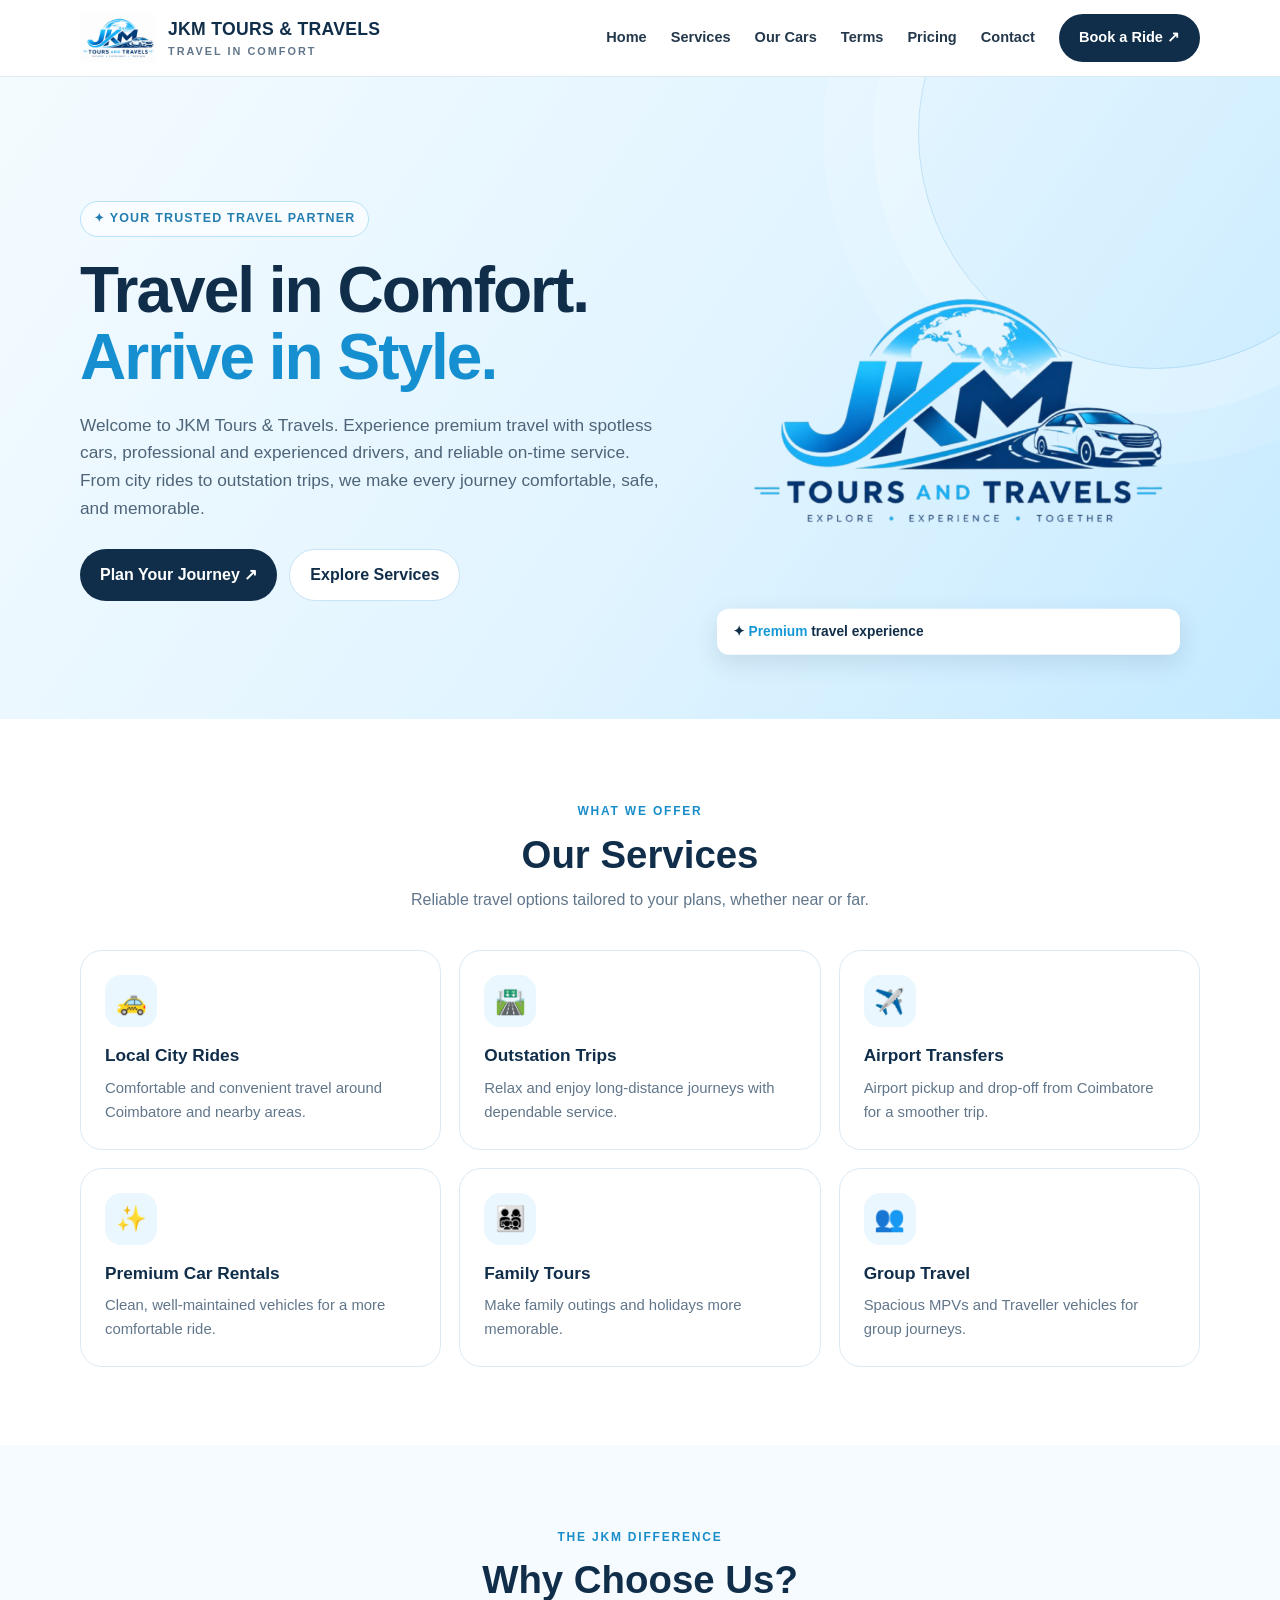
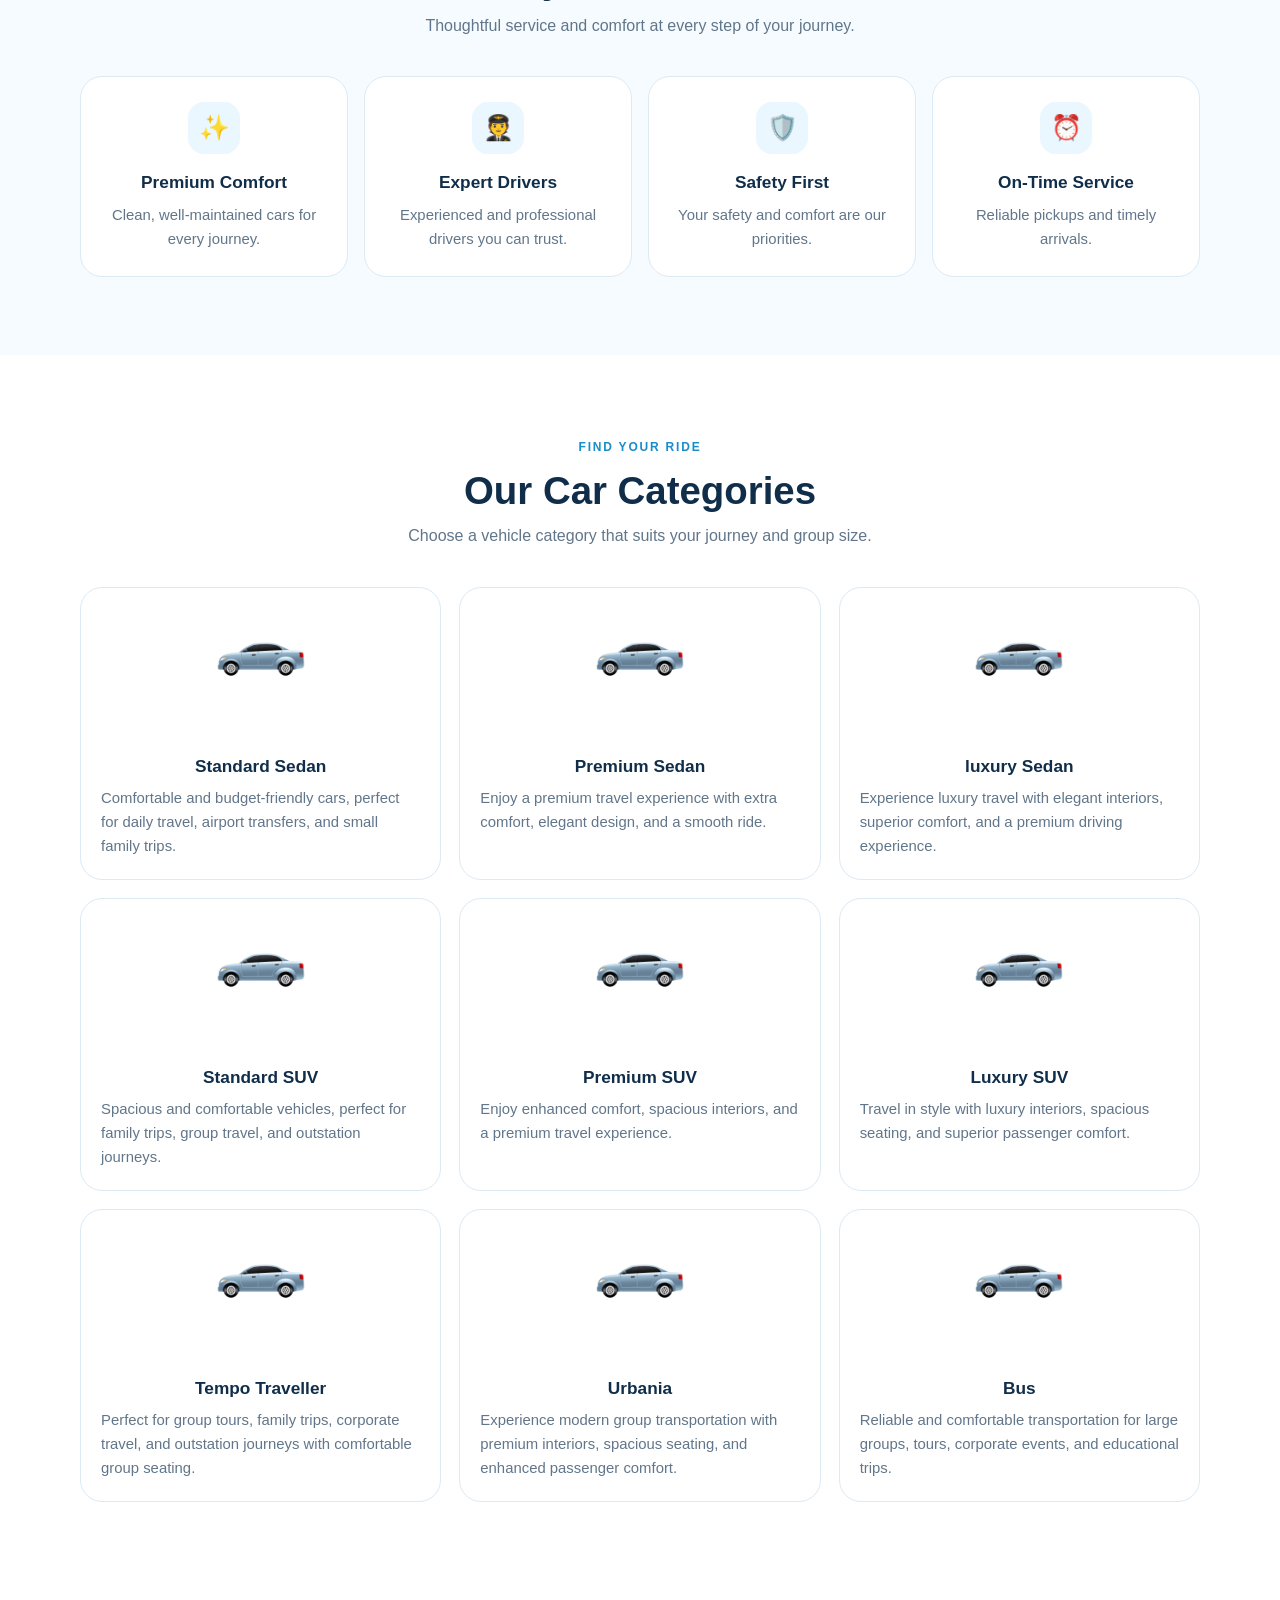
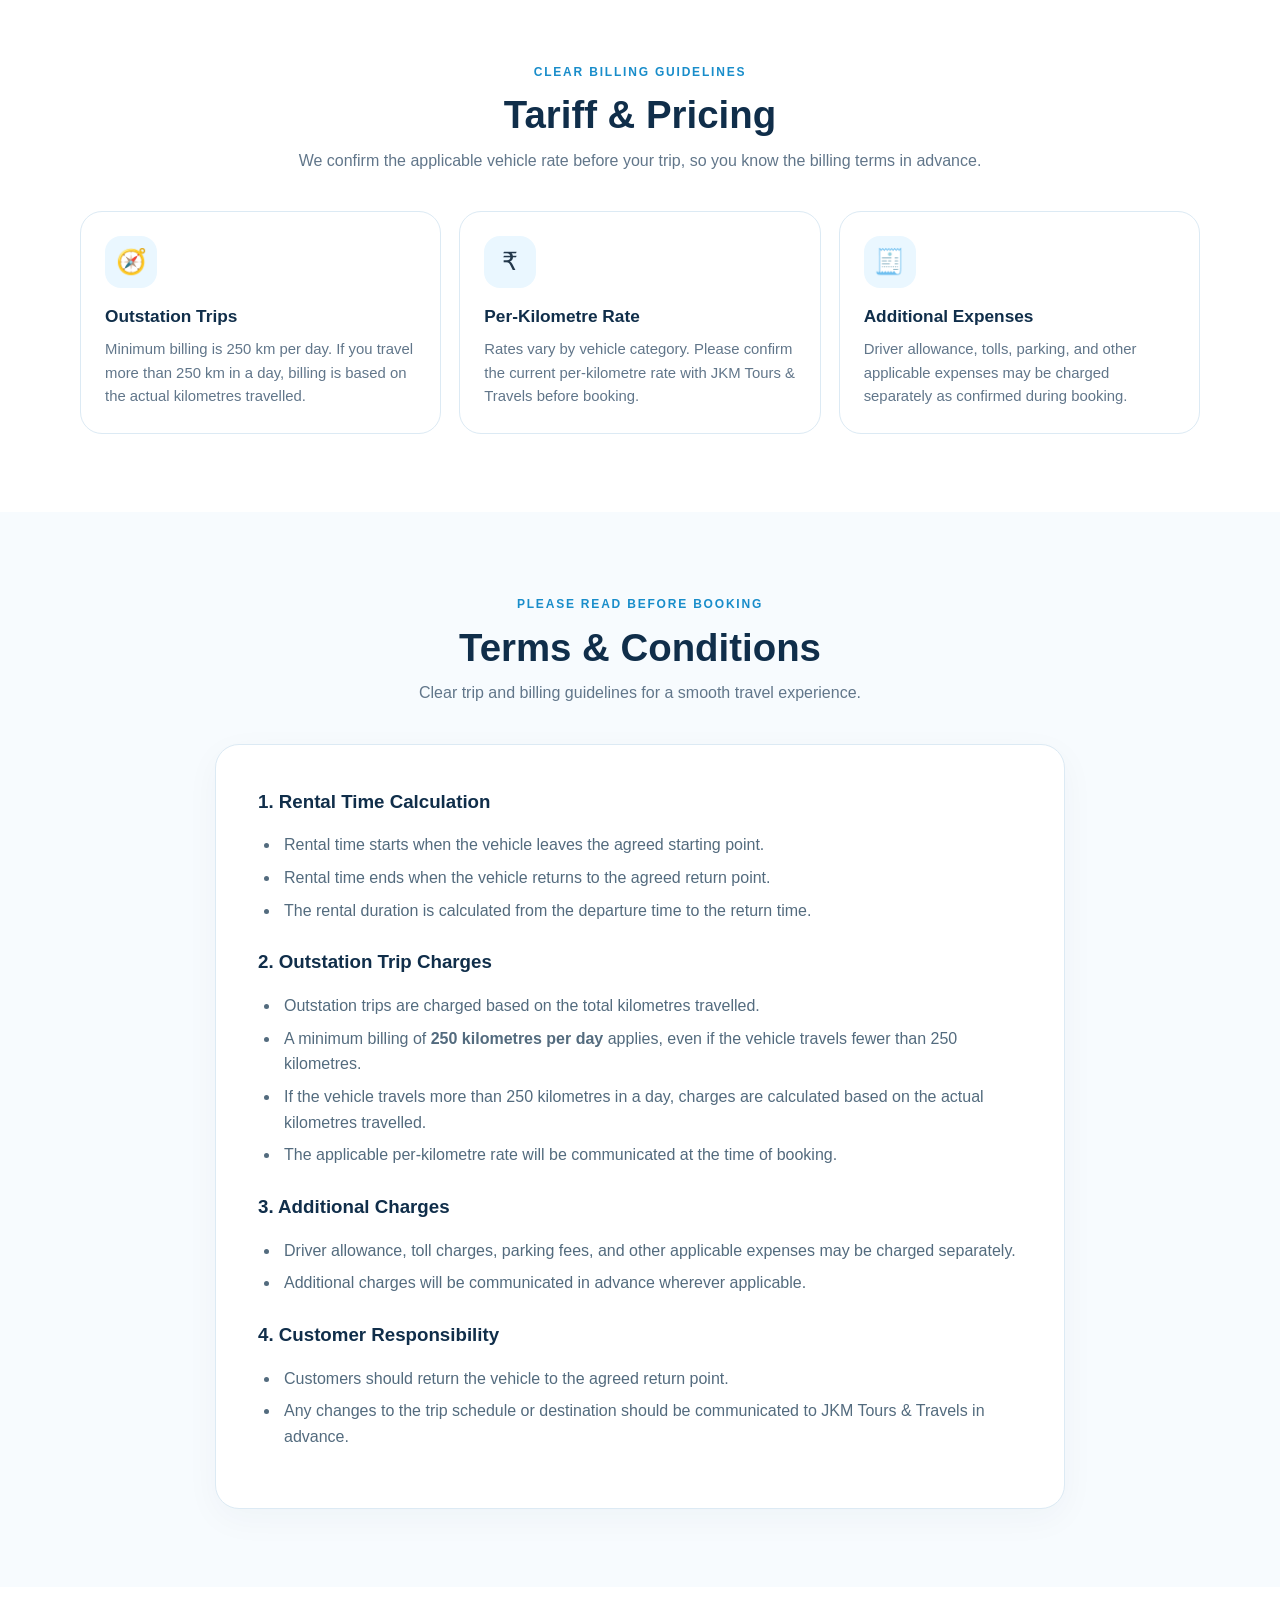
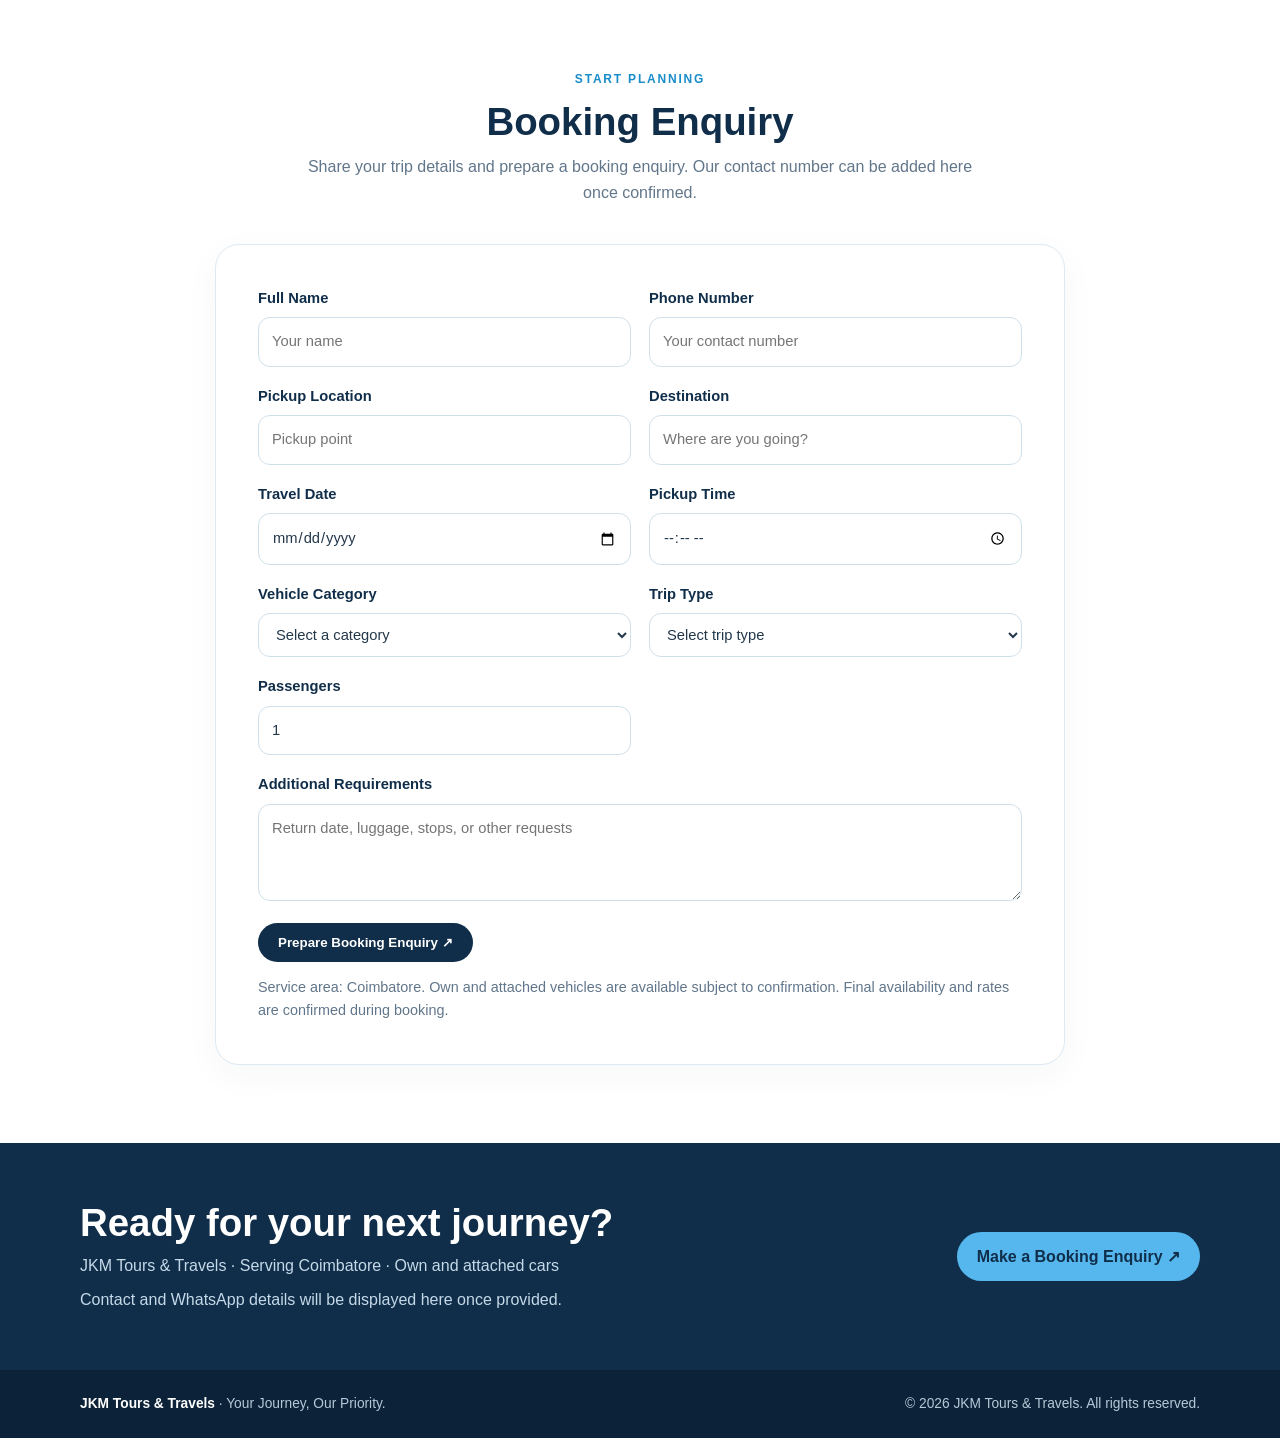
<file: html/index.html>
<!DOCTYPE html>
<html lang="en">
    <head>
        <meta charset="UTF-8">
        <meta name="viewport" content="width=device-width, initial-scale=1.0">
        <meta name="description" content="JKM Tours & Travels in Coimbatore — premium, comfortable and reliable local and outstation travel services.">
    <title>JKM Tours & Travels | Travel in Comfort</title>
    <link rel="stylesheet" href="/css/main.css">
    </head>
    <body>
        <header>
            <div class="container nav">
                <a class="brand" href="#home">
                    <img 
                        class="brand-logo" 
                        src="/images/jkm_tours_travels_logo.jpg" 
                        alt="JKM Tours and Travels logo">
                        <span>JKM TOURS & TRAVELS<small>TRAVEL IN COMFORT</small></span>
                </a>
                <nav class="nav-links">
                    <a href="#home">Home</a>
                    <a href="#services">Services</a>
                    <a href="#cars">Our Cars</a>
                    <a href="#terms">Terms</a>
                    <a href="#pricing">Pricing</a>
                    <a href="#contact">Contact</a>
                    <a class="nav-cta" href="#booking">Book a Ride ↗</a>
                </nav>
            </div>
        </header>
        <main>
            <section class="hero" id="home">
                <div class="container hero-grid">
                    <div>
                        <span class="eyebrow">✦ Your trusted travel partner</span>
                        <h1>Travel in Comfort.<br><span>Arrive in Style.</span></h1>
                        <p>Welcome to JKM Tours & Travels. Experience premium travel with spotless cars, professional and experienced drivers, and reliable on-time service. From city rides to outstation trips, we make every journey comfortable, safe, and memorable.</p>
                        <div class="hero-actions">
                            <a class="btn" href="#contact">Plan Your Journey ↗</a>
                            <a class="btn secondary" href="#services">Explore Services</a>
                        </div>
                    </div>
                    <div class="hero-visual">
                        <img
                            class="hero-logo"
                            src="/images/jkm_tours_travels_logo_BackgroungRemoved.png"
                            alt="JKM Tours and Travels — Explore, Experience, Together"
                        >

                        <!-- <div class="car-scene">
                            <div class="car-emoji" aria-label="Car illustration">🚘</div>
                            <div class="road"></div>

                            <strong>Your Journey, Our Priority</strong>
                            <small>Comfort • Safety • Reliability</small>
                        </div> -->

                        <div class="float-tag">
                            ✦ <span>Premium</span> travel experience
                        </div>
                    </div>
                </section>
            <section id="services">
                <div class="container">
                    <div class="section-head">
                        <span class="kicker">What we offer</span>
                        <h2>Our Services</h2>
                        <p>Reliable travel options tailored to your plans, whether near or far.</p>
                    </div>
                    <div class="service-grid">
                        <article class="service-card">
                            <div class="icon">🚕</div>
                            <h3>Local City Rides</h3>
                            <p>Comfortable and convenient travel around Coimbatore and nearby areas.</p>
                        </article>
                        <article class="service-card">
                            <div class="icon">🛣️</div>
                            <h3>Outstation Trips</h3>
                            <p>Relax and enjoy long-distance journeys with dependable service.</p>
                        </article>
                        <article class="service-card">
                            <div class="icon">✈️</div>
                            <h3>Airport Transfers</h3>
                            <p>Airport pickup and drop-off from Coimbatore for a smoother trip.</p>
                        </article>
                        <article class="service-card">
                            <div class="icon">✨</div>
                            <h3>Premium Car Rentals</h3>
                            <p>Clean, well-maintained vehicles for a more comfortable ride.</p>
                        </article>
                        <article class="service-card">
                            <div class="icon">👨‍👩‍👧‍👦</div>
                            <h3>Family Tours</h3>
                            <p>Make family outings and holidays more memorable.</p>
                        </article>
                        <article class="service-card">
                            <div class="icon">👥</div>
                            <h3>Group Travel</h3>
                            <p>Spacious MPVs and Traveller vehicles for group journeys.</p>
                        </article>
                    </div>
                </div>
            </section>
            <section class="why">
                <div class="container">
                    <div class="section-head">
                        <span class="kicker">The JKM difference</span>
                        <h2>Why Choose Us?</h2>
                        <p>Thoughtful service and comfort at every step of your journey.</p>
                    </div>
                    <div class="feature-grid">
                        <article class="feature-card">
                            <div class="icon">✨</div>
                            <h3>Premium Comfort</h3>
                            <p>Clean, well-maintained cars for every journey.</p>
                        </article>
                        <article class="feature-card">
                            <div class="icon">🧑‍✈️</div>
                            <h3>Expert Drivers</h3>
                            <p>Experienced and professional drivers you can trust.</p>
                        </article>
                        <article class="feature-card">
                            <div class="icon">🛡️</div>
                            <h3>Safety First</h3>
                            <p>Your safety and comfort are our priorities.</p>
                        </article>
                        <article class="feature-card">
                            <div class="icon">⏰</div>
                            <h3>On-Time Service</h3>
                            <p>Reliable pickups and timely arrivals.</p>
                        </article>
                    </div>
                </div>
            </section>
            <section id="cars">
                <div class="container">
                    <div class="section-head">
                        <span class="kicker">Find your ride</span>
                        <h2>Our Car Categories</h2>
                        <p>Choose a vehicle category that suits your journey and group size.</p>
                    </div>
                    <div class="cars-grid">
                        <article class="car-card" onclick="openCarFeatures('standard-sedan')">
                            <div class="car-art">
                                <img src="/images/sedan-luxury-vector.jpg" width="100">
                            </div>
                            <div class="car-card-content">
                                <h3>Standard Sedan</h3>
                                <p>Comfortable and budget-friendly cars, perfect for daily travel, airport transfers, and small family trips.</p>
                            </div>
                        </article>
                        <article class="car-card" onclick="openCarFeatures('premium-sedan')">
                            <div class="car-art">
                                <img src="/images/sedan-luxury-vector.jpg" width="100">
                            </div>
                            <div class="car-card-content">
                                <h3>Premium Sedan</h3>
                                <p>Enjoy a premium travel experience with extra comfort, elegant design, and a smooth ride.</p>
                            </div>
                        </article>
                        <article class="car-card" onclick="openCarFeatures('luxury-sedan')">
                            <div class="car-art">
                                <img src="/images/sedan-luxury-vector.jpg" width="100">
                            </div>
                            <div class="car-card-content">
                                <h3>luxury Sedan</h3>
                                <p>Experience luxury travel with elegant interiors, superior comfort, and a premium driving experience.</p>
                            </div>
                        </article>
                        <article class="car-card" onclick="openCarFeatures('standard-SUV')">
                            <div class="car-art">
                                <img src="/images/sedan-luxury-vector.jpg" width="100">
                            </div>
                            <div class="car-card-content">
                                <h3>Standard SUV</h3>
                                <p>Spacious and comfortable vehicles, perfect for family trips, group travel, and outstation journeys.</p>
                            </div>
                        </article>
                        <article class="car-card" onclick="openCarFeatures('premium-SUV')">
                            <div class="car-art">
                                <img src="/images/sedan-luxury-vector.jpg" width="100">
                            </div>
                            <div class="car-card-content">
                                <h3>Premium SUV</h3>
                                <p>Enjoy enhanced comfort, spacious interiors, and a premium travel experience.</p>
                            </div>
                        </article>
                        <article class="car-card" onclick="openCarFeatures('luxury-SUV')">
                            <div class="car-art">
                                <img src="/images/sedan-luxury-vector.jpg" width="100">
                            </div>
                            <div class="car-card-content">
                                <h3>Luxury SUV</h3>
                                <p>Travel in style with luxury interiors, spacious seating, and superior passenger comfort.</p>
                            </div>
                        </article>
                        <article class="car-card" onclick="openCarFeatures('tempo-traveller')">
                            <div class="car-art">
                                <img src="/images/sedan-luxury-vector.jpg" width="100">
                            </div>
                            <div class="car-card-content">
                                <h3>Tempo Traveller</h3>
                                <p>Perfect for group tours, family trips, corporate travel, and outstation journeys with comfortable group seating.</p>
                            </div>
                        </article>
                        <article class="car-card" onclick="openCarFeatures('urbania')">
                            <div class="car-art">
                                <img src="/images/sedan-luxury-vector.jpg" width="100">
                            </div>
                            <div class="car-card-content">
                                <h3>Urbania</h3>
                                <p>Experience modern group transportation with premium interiors, spacious seating, and enhanced passenger comfort.</p>
                            </div>
                        </article>
                        <article class="car-card" onclick="openCarFeatures('bus')">
                            <div class="car-art">
                                <img src="/images/sedan-luxury-vector.jpg" width="100">
                            </div>
                            <div class="car-card-content">
                                <h3>Bus</h3>
                                <p>Reliable and comfortable transportation for large groups, tours, corporate events, and educational trips.</p>
                            </div>
                        </article>
                    </div>
                </div>
            </section>
            <section id="pricing">
                <div class="container">
                    <div class="section-head">
                        <span class="kicker">Clear billing guidelines</span>
                        <h2>Tariff & Pricing</h2>
                        <p>We confirm the applicable vehicle rate before your trip, so you know the billing terms in advance.</p>
                    </div>
                    <div class="service-grid">
                        <article class="service-card">
                            <div class="icon">🧭</div>
                            <h3>Outstation Trips</h3>
                            <p>Minimum billing is 250 km per day. If you travel more than 250 km in a day, billing is based on the actual kilometres travelled.</p>
                        </article>
                        <article class="service-card">
                            <div class="icon">₹</div>
                            <h3>Per-Kilometre Rate</h3>
                            <p>Rates vary by vehicle category. Please confirm the current per-kilometre rate with JKM Tours & Travels before booking.</p>
                        </article>
                        <article class="service-card">
                            <div class="icon">🧾</div>
                            <h3>Additional Expenses</h3>
                            <p>Driver allowance, tolls, parking, and other applicable expenses may be charged separately as confirmed during booking.</p>
                        </article>
                    </div>
                </div>
            </section>
            <section class="terms" id="terms">
                <div class="container">
                    <div class="section-head">
                        <span class="kicker">Please read before booking</span>
                        <h2>Terms & Conditions</h2>
                        <p>Clear trip and billing guidelines for a smooth travel experience.</p>
                    </div>
                    <div class="terms-wrap">
                        <h3>1. Rental Time Calculation</h3>
                        <ul>
                            <li>Rental time starts when the vehicle leaves the agreed starting point.</li>
                            <li>Rental time ends when the vehicle returns to the agreed return point.</li>
                            <li>The rental duration is calculated from the departure time to the return time.</li>
                        </ul>
                        <h3>2. Outstation Trip Charges</h3>
                        <ul>
                            <li>Outstation trips are charged based on the total kilometres travelled.</li>
                            <li>A minimum billing of <strong>250 kilometres per day</strong> applies, even if the vehicle travels fewer than 250 kilometres.</li>
                            <li>If the vehicle travels more than 250 kilometres in a day, charges are calculated based on the actual kilometres travelled.</li>
                            <li>The applicable per-kilometre rate will be communicated at the time of booking.</li>
                        </ul>
                        <h3>3. Additional Charges</h3>
                        <ul>
                            <li>Driver allowance, toll charges, parking fees, and other applicable expenses may be charged separately.</li>
                            <li>Additional charges will be communicated in advance wherever applicable.</li>
                        </ul>
                        <h3>4. Customer Responsibility</h3>
                        <ul>
                            <li>Customers should return the vehicle to the agreed return point.</li>
                            <li>Any changes to the trip schedule or destination should be communicated to JKM Tours & Travels in advance.</li>
                        </ul>
                    </div>
                </div>
            </section>
            <section id="booking">
                <div class="container">
                    <div class="section-head">
                        <span class="kicker">Start planning</span>
                        <h2>Booking Enquiry</h2>
                        <p>Share your trip details and prepare a booking enquiry. Our contact number can be added here once confirmed.</p>
                    </div>
                    <div class="terms-wrap">
                        <form id="bookingForm" class="booking-form">
                            <div class="form-grid">
                                <label>Full Name
                                    <input name="name" required placeholder="Your name">
                                </label>
                                <label>Phone Number
                                    <input name="phone" required type="tel" placeholder="Your contact number">
                                </label>
                                <label>Pickup Location
                                    <input name="pickup" required placeholder="Pickup point">
                                </label>
                                <label>Destination
                                    <input name="destination" required placeholder="Where are you going?"></label>
                                <label>Travel Date
                                    <input name="date" required type="date"></label>
                                <label>Pickup Time
                                    <input name="time" required type="time">
                                </label>
                                <label>Vehicle Category
                                    <select name="vehicle" required>
                                        <option value="">Select a category</option>
                                        <option>Premium Hatchback</option>
                                        <option>Premium Sedan</option>
                                        <option>Standard Sedan</option>
                                        <option>Premium MPV</option>
                                        <option>Standard MPV</option>
                                        <option>Premium SUV</option>
                                        <option>Standard SUV</option>
                                        <option>Premium Traveller – 12 Seater</option>
                                        <option>Standard Tempo Traveller – 12 Seater</option>
                                    </select>
                                </label>
                                <label>Trip Type
                                    <select name="trip" required>
                                        <option value="">Select trip type</option>
                                        <option>Local</option>
                                        <option>Outstation</option>
                                        <option>Airport Transfer</option>
                                        <option>One-Way</option>
                                        <option>Round Trip</option>
                                    </select>
                                </label>
                                <label>Passengers
                                    <input name="passengers" type="number" min="1" max="50" value="1" required>
                                </label>
                                <label class="full">Additional Requirements
                                    <textarea name="notes" rows="3" placeholder="Return date, luggage, stops, or other requests"></textarea>
                                </label>
                            </div>
                            <button class="btn" type="submit">Prepare Booking Enquiry ↗</button>
                            <p id="bookingStatus" class="form-note" role="status">Service area: Coimbatore. Own and attached vehicles are available subject to confirmation. Final availability and rates are confirmed during booking.</p>
                            <div id="bookingOutput" hidden>
                                <label>Your enquiry message
                                    <textarea id="bookingMessage" rows="7" readonly></textarea>
                                </label>
                                <button class="btn secondary" id="copyBooking" type="button">Copy Enquiry Text</button>
                                <p class="form-note">Your enquiry is prepared below. Since the business phone and WhatsApp number have not been provided yet, please copy this message and send it to JKM Tours & Travels once contact details are added.</p>
                            </div>
                        </form>
                    </div>
                </div>
            </section>
            <section class="contact" id="contact">
                <div class="container contact-grid">
                    <div>
                        <h2>Ready for your next journey?</h2>
                        <p>JKM Tours & Travels · Serving Coimbatore · Own and attached cars</p>
                        <p style="margin-top:8px">Contact and WhatsApp details will be displayed here once provided.</p>
                    </div>
                    <a class="btn" href="#booking">Make a Booking Enquiry ↗</a>
                </div>
            </section>
        </main>
        <footer>
            <div class="container footer-row">
                <span>
                    <strong>JKM Tours & Travels</strong> · Your Journey, Our Priority.
                </span>
                <span>© <span id="year">2026</span> JKM Tours & Travels. All rights reserved.</span>
            </div>
        </footer>
        <script src="/js/main.js"></script>
    </body>
</html>
</file>
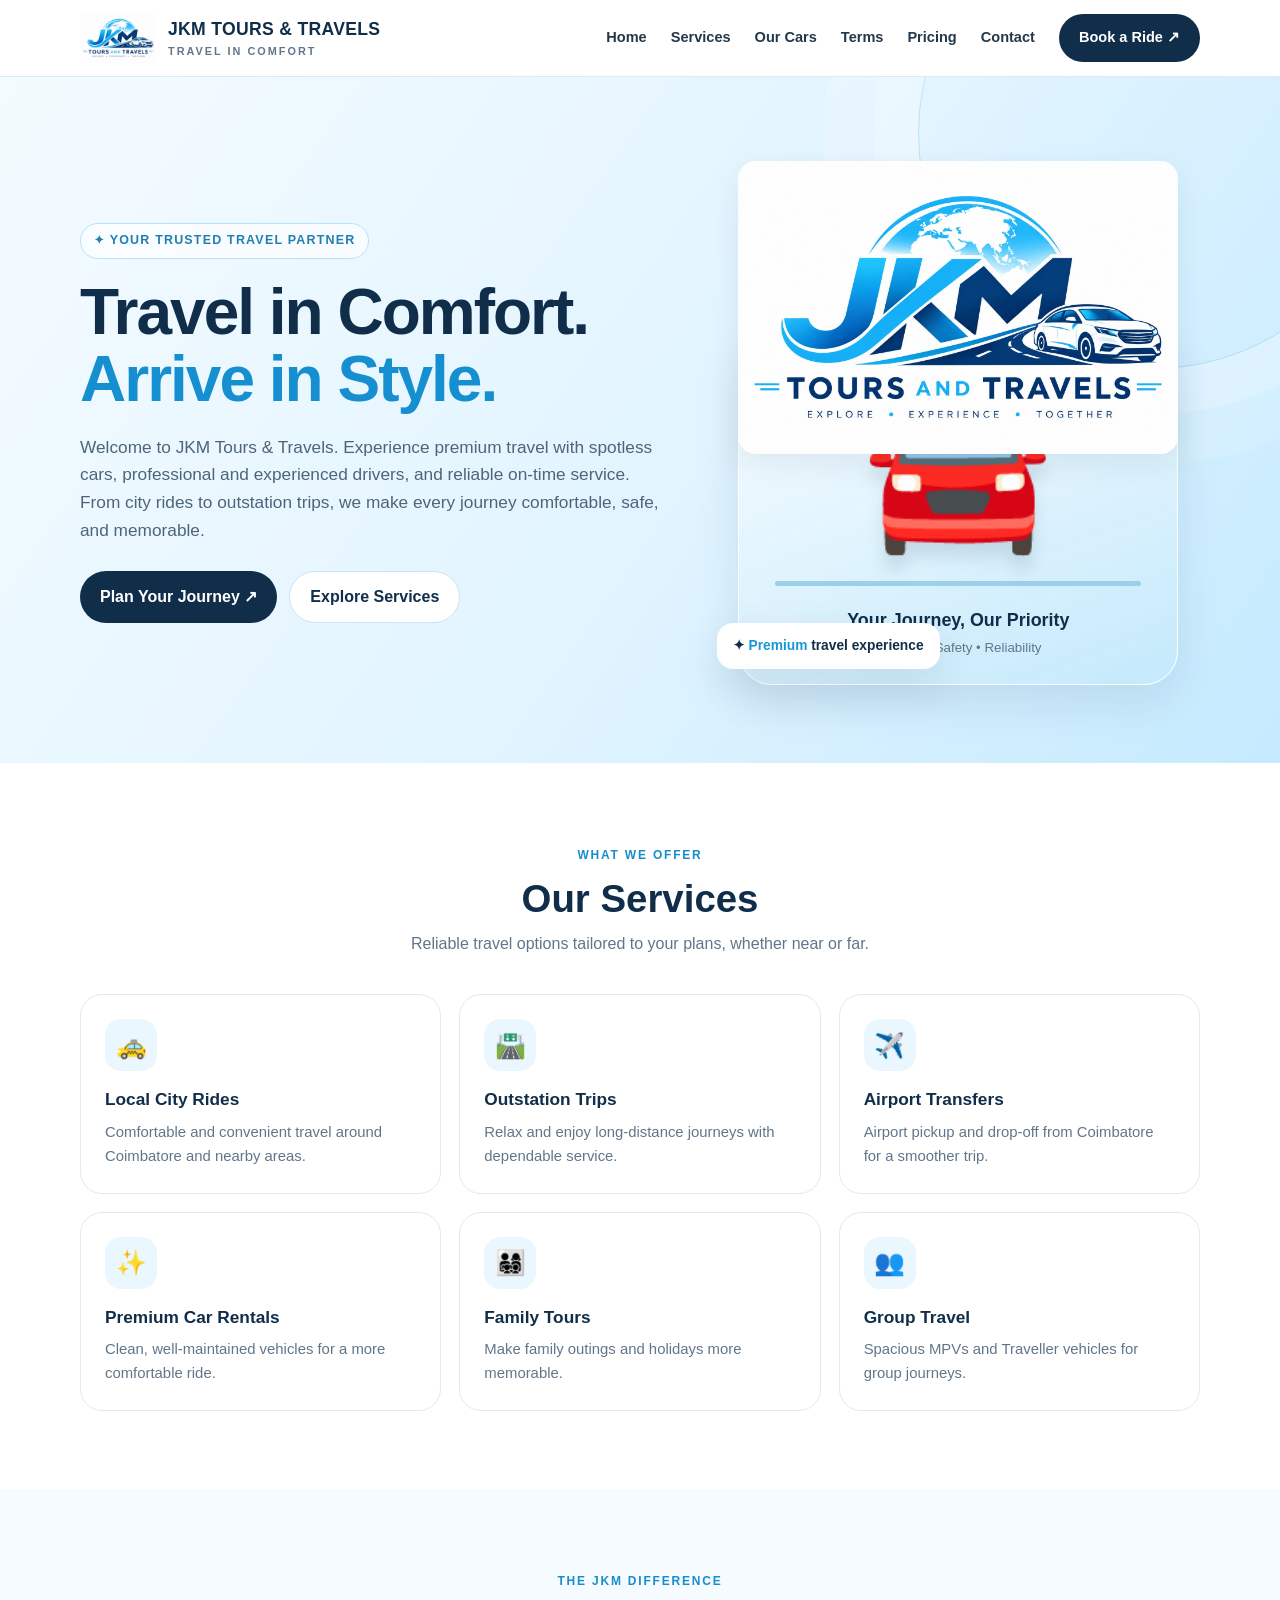
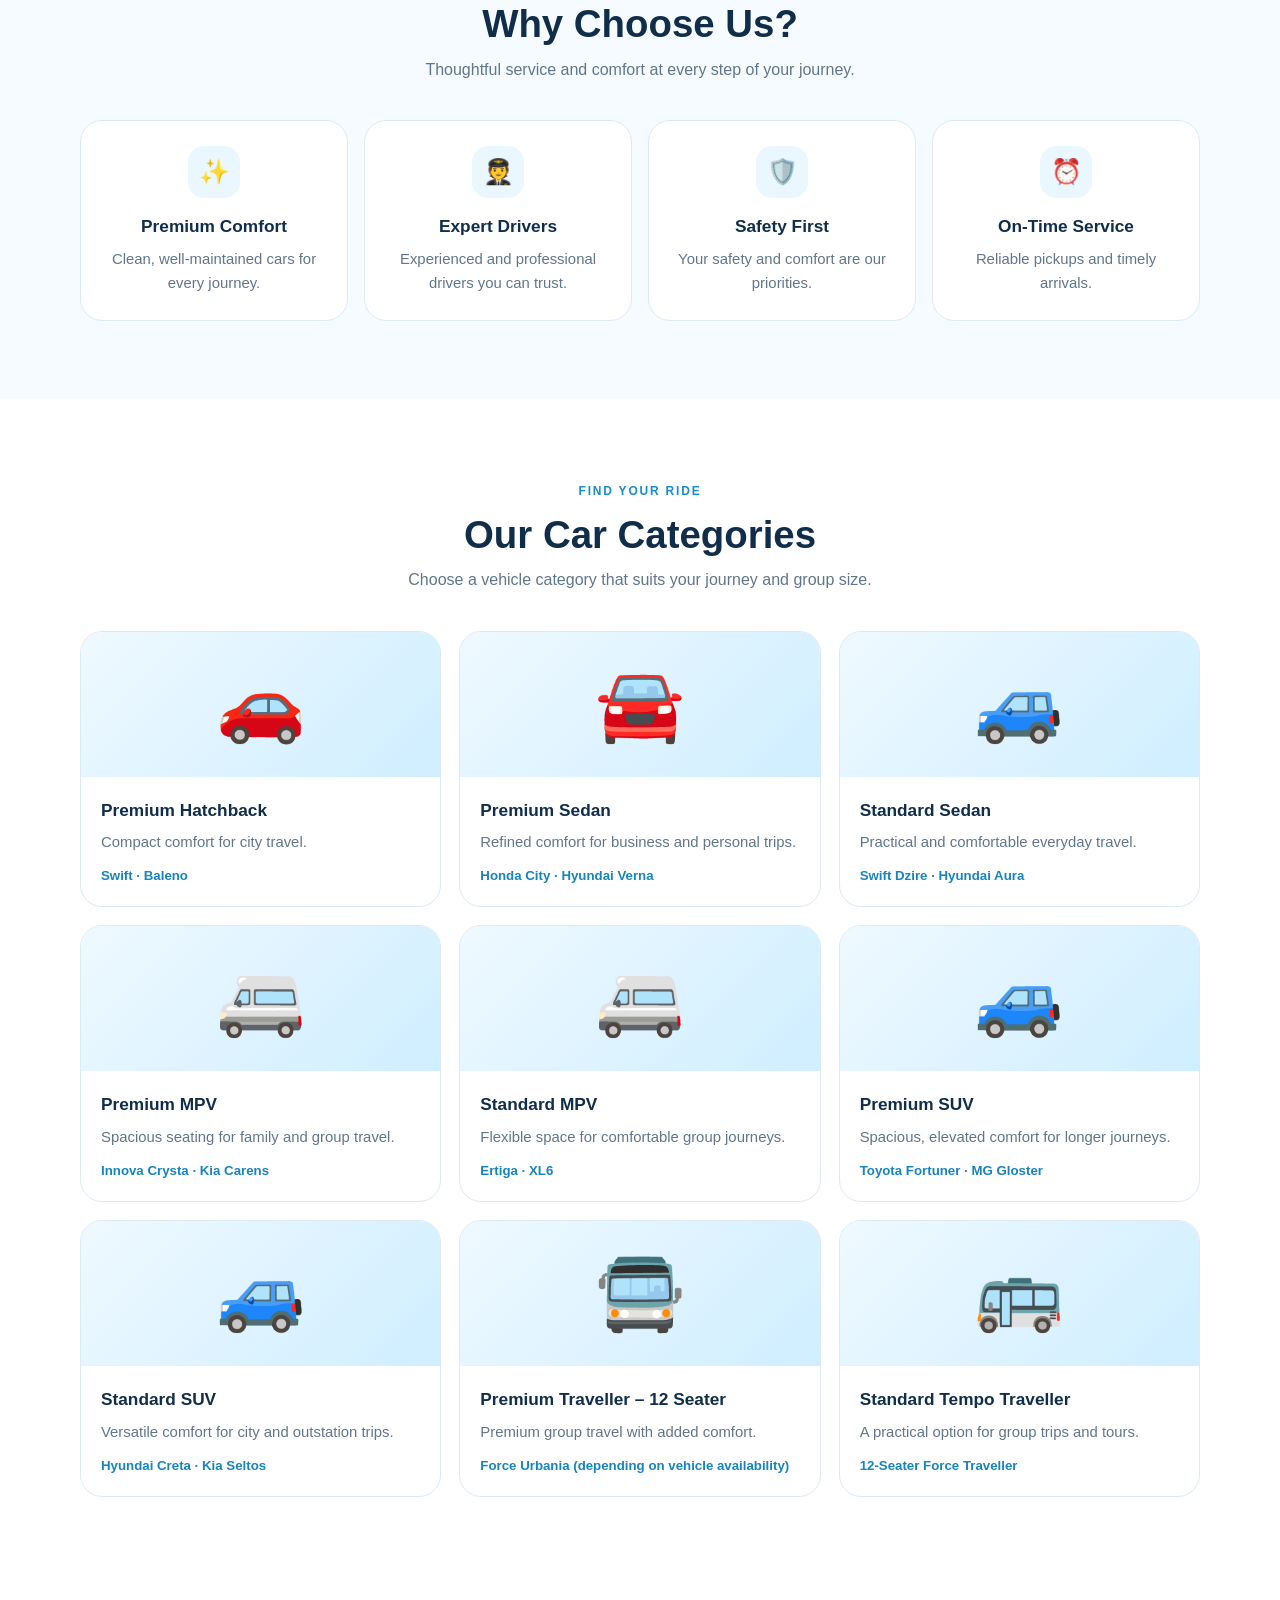
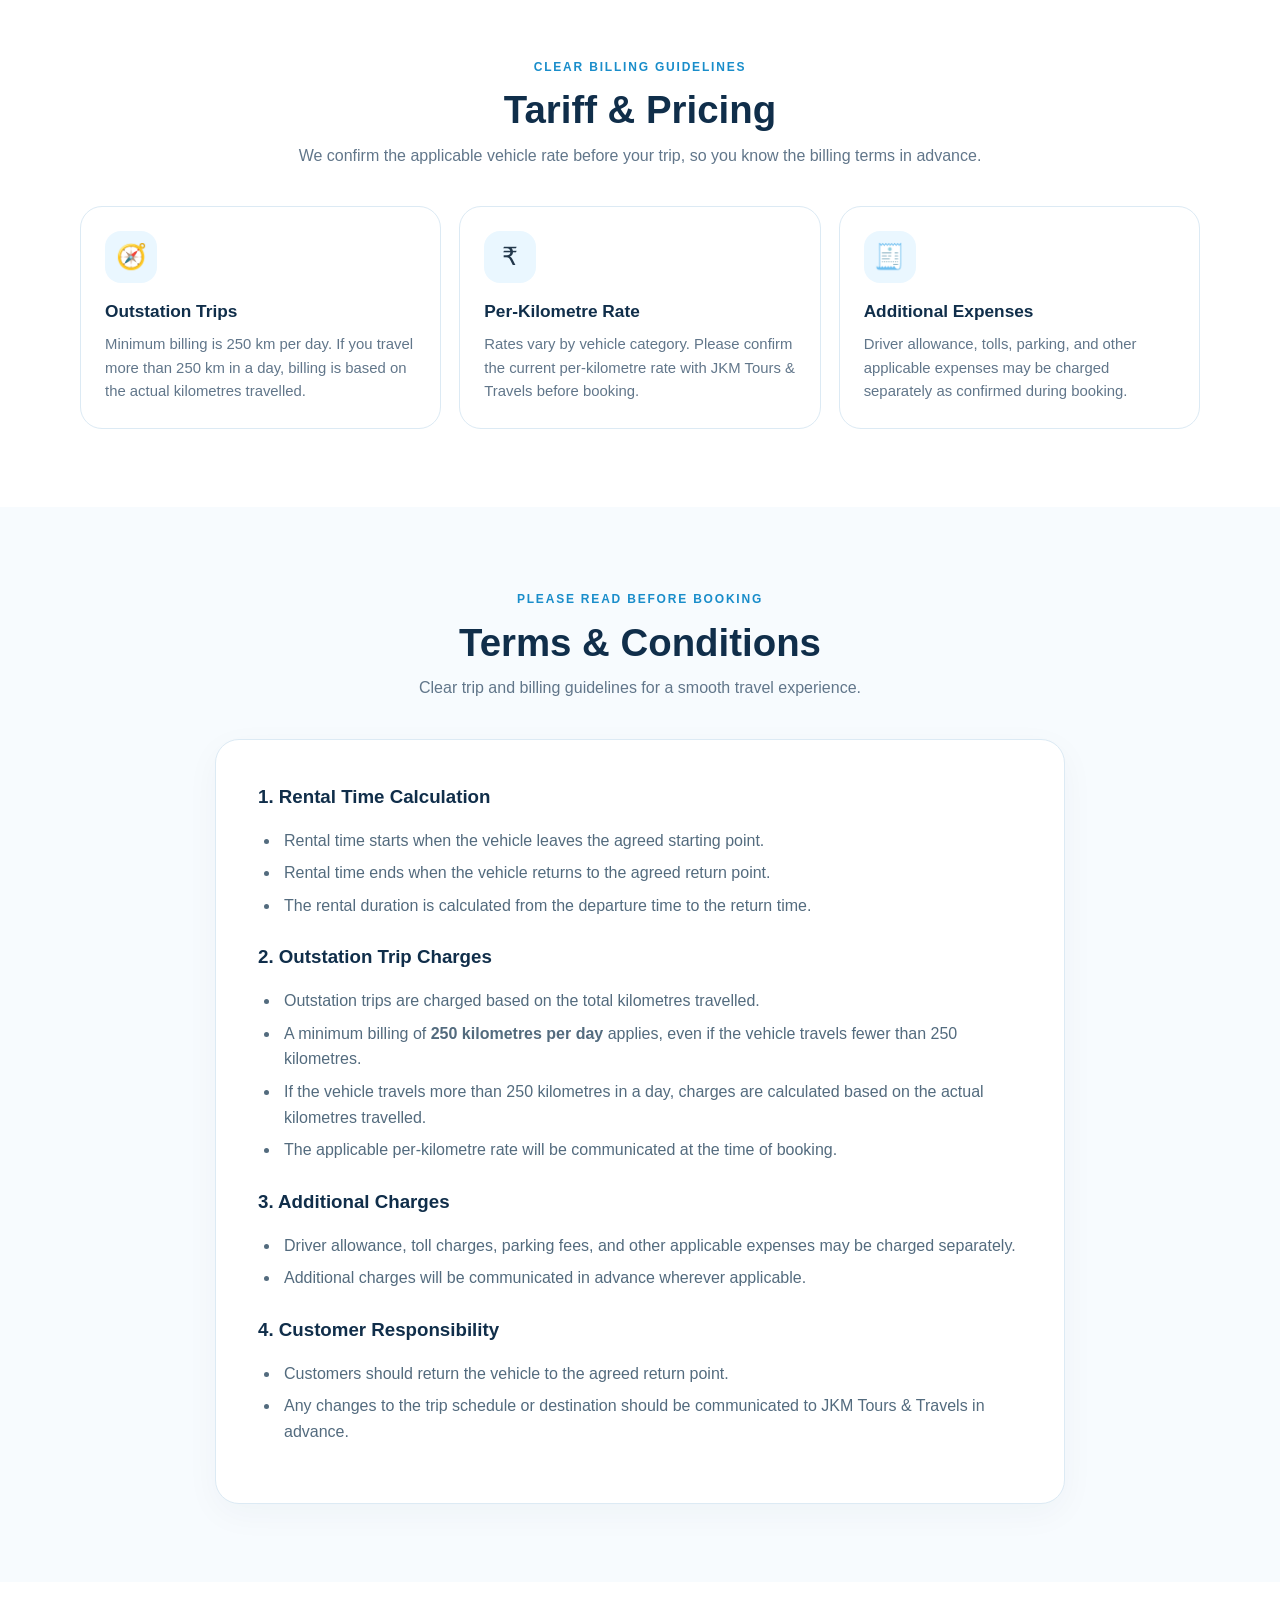
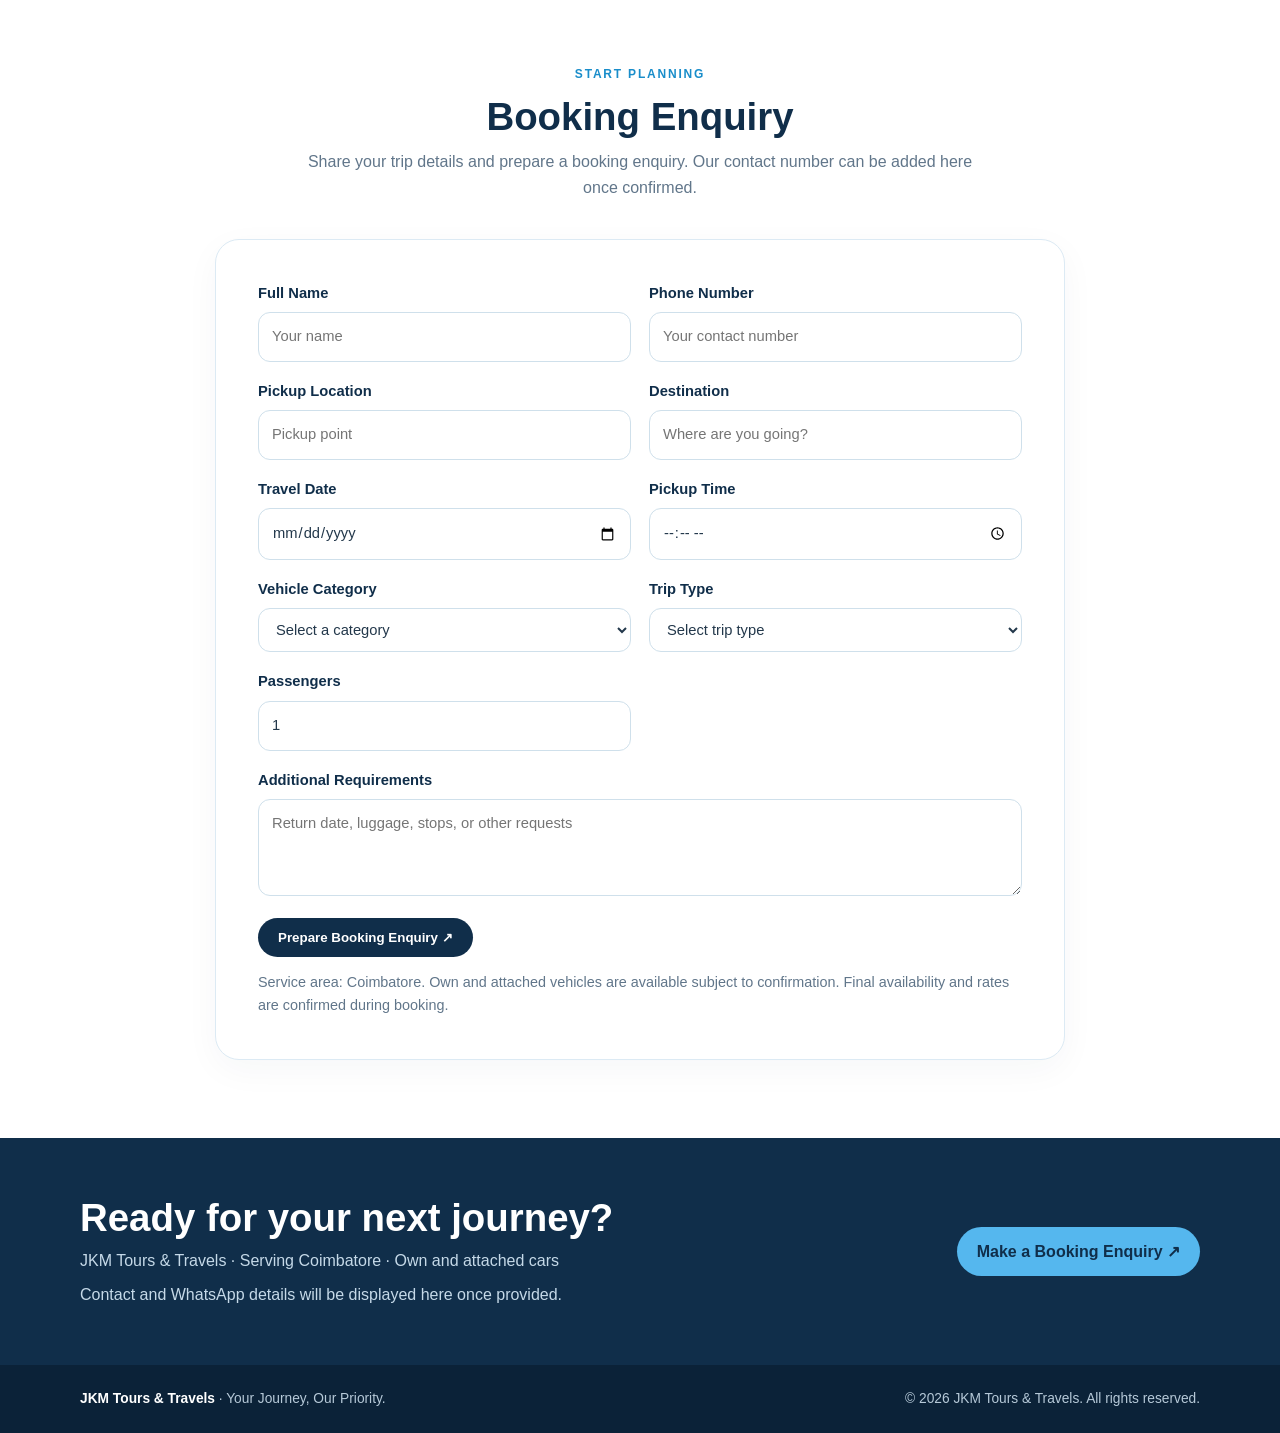
<file: JKM/jkm_tours_travels_website_updated.html>
<!DOCTYPE html>
<html lang="en">
    <head>
        <meta charset="UTF-8">
        <meta name="viewport" content="width=device-width, initial-scale=1.0">
        <meta name="description" content="JKM Tours & Travels in Coimbatore — premium, comfortable and reliable local and outstation travel services.">
    <title>JKM Tours & Travels | Travel in Comfort</title>
    <link rel="stylesheet" href="main.css">
    </head>
    <body>
        <header>
            <div class="container nav">
                <a class="brand" href="#home">
                    <img 
                        class="brand-logo" 
                        src="images/jkm_tours_travels_logo.jpg" 
                        alt="JKM Tours and Travels logo">
                        <span>JKM TOURS & TRAVELS<small>TRAVEL IN COMFORT</small></span>
                </a>
                <nav class="nav-links">
                    <a href="#home">Home</a>
                    <a href="#services">Services</a>
                    <a href="#cars">Our Cars</a>
                    <a href="#terms">Terms</a>
                    <a href="#pricing">Pricing</a>
                    <a href="#contact">Contact</a>
                    <a class="nav-cta" href="#booking">Book a Ride ↗</a>
                </nav>
            </div>
        </header>
        <main>
            <section class="hero" id="home">
                <div class="container hero-grid">
                    <div>
                        <span class="eyebrow">✦ Your trusted travel partner</span>
                        <h1>Travel in Comfort.<br><span>Arrive in Style.</span></h1>
                        <p>Welcome to JKM Tours & Travels. Experience premium travel with spotless cars, professional and experienced drivers, and reliable on-time service. From city rides to outstation trips, we make every journey comfortable, safe, and memorable.</p>
                        <div class="hero-actions">
                            <a class="btn" href="#contact">Plan Your Journey ↗</a>
                            <a class="btn secondary" href="#services">Explore Services</a>
                        </div>
                    </div>
                    <div class="hero-visual">
                        <img class="hero-logo" 
                            src="images/jkm_tours_travels_logo.jpg" 
                            alt="JKM Tours and Travels — Explore, Experience, Together" 
                            style="position:absolute;top:0;left:50%;transform:translateX(-50%);width:min(100%,440px);height:auto;object-fit:contain;border-radius:18px;background:#fff;box-shadow:0 10px 30px rgba(16,46,74,.08);z-index:2">
                        <div class="car-scene">
                            <div class="car-emoji" aria-label="Car illustration">🚘</div>
                            <div class="road"></div>
                                <strong>Your Journey, Our Priority</strong>
                                <small>Comfort • Safety • Reliability</small>
                            </div>
                            <div class="float-tag">✦ <span>Premium</span> travel experience</div>
                        </div>
                    </div>
                </section>
            <section id="services">
                <div class="container">
                    <div class="section-head">
                        <span class="kicker">What we offer</span>
                        <h2>Our Services</h2>
                        <p>Reliable travel options tailored to your plans, whether near or far.</p>
                    </div>
                    <div class="service-grid">
                        <article class="service-card">
                            <div class="icon">🚕</div>
                            <h3>Local City Rides</h3>
                            <p>Comfortable and convenient travel around Coimbatore and nearby areas.</p>
                        </article>
                        <article class="service-card">
                            <div class="icon">🛣️</div>
                            <h3>Outstation Trips</h3>
                            <p>Relax and enjoy long-distance journeys with dependable service.</p>
                        </article>
                        <article class="service-card">
                            <div class="icon">✈️</div>
                            <h3>Airport Transfers</h3>
                            <p>Airport pickup and drop-off from Coimbatore for a smoother trip.</p>
                        </article>
                        <article class="service-card">
                            <div class="icon">✨</div>
                            <h3>Premium Car Rentals</h3>
                            <p>Clean, well-maintained vehicles for a more comfortable ride.</p>
                        </article>
                        <article class="service-card">
                            <div class="icon">👨‍👩‍👧‍👦</div>
                            <h3>Family Tours</h3>
                            <p>Make family outings and holidays more memorable.</p>
                        </article>
                        <article class="service-card">
                            <div class="icon">👥</div>
                            <h3>Group Travel</h3>
                            <p>Spacious MPVs and Traveller vehicles for group journeys.</p>
                        </article>
                    </div>
                </div>
            </section>
            <section class="why">
                <div class="container">
                    <div class="section-head">
                        <span class="kicker">The JKM difference</span>
                        <h2>Why Choose Us?</h2>
                        <p>Thoughtful service and comfort at every step of your journey.</p>
                    </div>
                    <div class="feature-grid">
                        <article class="feature-card">
                            <div class="icon">✨</div>
                            <h3>Premium Comfort</h3>
                            <p>Clean, well-maintained cars for every journey.</p>
                        </article>
                        <article class="feature-card">
                            <div class="icon">🧑‍✈️</div>
                            <h3>Expert Drivers</h3>
                            <p>Experienced and professional drivers you can trust.</p>
                        </article>
                        <article class="feature-card">
                            <div class="icon">🛡️</div>
                            <h3>Safety First</h3>
                            <p>Your safety and comfort are our priorities.</p>
                        </article>
                        <article class="feature-card">
                            <div class="icon">⏰</div>
                            <h3>On-Time Service</h3>
                            <p>Reliable pickups and timely arrivals.</p>
                        </article>
                    </div>
                </div>
            </section>
            <section id="cars">
                <div class="container">
                    <div class="section-head">
                        <span class="kicker">Find your ride</span>
                        <h2>Our Car Categories</h2>
                        <p>Choose a vehicle category that suits your journey and group size.</p>
                    </div>
                    <div class="cars-grid">
                        <article class="car-card">
                            <div class="car-art">🚗</div>
                            <div class="car-card-content">
                                <h3>Premium Hatchback</h3>
                                <p>Compact comfort for city travel.</p>
                                <div class="examples">Swift · Baleno</div>
                            </div>
                        </article>
                        <article class="car-card"><div class="car-art">🚘</div>
                            <div class="car-card-content">
                                <h3>Premium Sedan</h3>
                                <p>Refined comfort for business and personal trips.</p>
                                <div class="examples">Honda City · Hyundai Verna</div>
                            </div>
                        </article>
                        <article class="car-card">
                            <div class="car-art">🚙</div>
                            <div class="car-card-content">
                                <h3>Standard Sedan</h3>
                                <p>Practical and comfortable everyday travel.</p>
                                <div class="examples">Swift Dzire · Hyundai Aura</div>
                            </div>
                        </article>
                        <article class="car-card">
                            <div class="car-art">🚐</div>
                            <div class="car-card-content">
                                <h3>Premium MPV</h3>
                                <p>Spacious seating for family and group travel.</p>
                                <div class="examples">Innova Crysta · Kia Carens</div>
                            </div>
                        </article>
                        <article class="car-card">
                            <div class="car-art">🚐</div>
                            <div class="car-card-content">
                                <h3>Standard MPV</h3>
                                <p>Flexible space for comfortable group journeys.</p>
                                <div class="examples">Ertiga · XL6</div>
                            </div>
                        </article>
                        <article class="car-card">
                            <div class="car-art">🚙</div>
                            <div class="car-card-content">
                                <h3>Premium SUV</h3>
                                <p>Spacious, elevated comfort for longer journeys.</p>
                                <div class="examples">Toyota Fortuner · MG Gloster</div>
                            </div>
                        </article>
                        <article class="car-card">
                            <div class="car-art">🚙</div>
                            <div class="car-card-content">
                                <h3>Standard SUV</h3>
                                <p>Versatile comfort for city and outstation trips.</p>
                                <div class="examples">Hyundai Creta · Kia Seltos</div>
                            </div>
                        </article>
                        <article class="car-card">
                            <div class="car-art">🚍</div>
                            <div class="car-card-content">
                                <h3>Premium Traveller – 12 Seater</h3>
                                <p>Premium group travel with added comfort.</p>
                                <div class="examples">Force Urbania (depending on vehicle availability)</div>
                            </div>
                        </article>
                        <article class="car-card">
                            <div class="car-art">🚌</div>
                            <div class="car-card-content">
                                <h3>Standard Tempo Traveller</h3>
                                <p>A practical option for group trips and tours.</p>
                                <div class="examples">12-Seater Force Traveller</div>
                            </div>
                        </article>
                    </div>
                </div>
            </section>
            <section id="pricing">
                <div class="container">
                    <div class="section-head">
                        <span class="kicker">Clear billing guidelines</span>
                        <h2>Tariff & Pricing</h2>
                        <p>We confirm the applicable vehicle rate before your trip, so you know the billing terms in advance.</p>
                    </div>
                    <div class="service-grid">
                        <article class="service-card">
                            <div class="icon">🧭</div>
                            <h3>Outstation Trips</h3>
                            <p>Minimum billing is 250 km per day. If you travel more than 250 km in a day, billing is based on the actual kilometres travelled.</p>
                        </article>
                        <article class="service-card">
                            <div class="icon">₹</div>
                            <h3>Per-Kilometre Rate</h3>
                            <p>Rates vary by vehicle category. Please confirm the current per-kilometre rate with JKM Tours & Travels before booking.</p>
                        </article>
                        <article class="service-card">
                            <div class="icon">🧾</div>
                            <h3>Additional Expenses</h3>
                            <p>Driver allowance, tolls, parking, and other applicable expenses may be charged separately as confirmed during booking.</p>
                        </article>
                    </div>
                </div>
            </section>
            <section class="terms" id="terms">
                <div class="container">
                    <div class="section-head">
                        <span class="kicker">Please read before booking</span>
                        <h2>Terms & Conditions</h2>
                        <p>Clear trip and billing guidelines for a smooth travel experience.</p>
                    </div>
                    <div class="terms-wrap">
                        <h3>1. Rental Time Calculation</h3>
                        <ul>
                            <li>Rental time starts when the vehicle leaves the agreed starting point.</li>
                            <li>Rental time ends when the vehicle returns to the agreed return point.</li>
                            <li>The rental duration is calculated from the departure time to the return time.</li>
                        </ul>
                        <h3>2. Outstation Trip Charges</h3>
                        <ul>
                            <li>Outstation trips are charged based on the total kilometres travelled.</li>
                            <li>A minimum billing of <strong>250 kilometres per day</strong> applies, even if the vehicle travels fewer than 250 kilometres.</li>
                            <li>If the vehicle travels more than 250 kilometres in a day, charges are calculated based on the actual kilometres travelled.</li>
                            <li>The applicable per-kilometre rate will be communicated at the time of booking.</li>
                        </ul>
                        <h3>3. Additional Charges</h3>
                        <ul>
                            <li>Driver allowance, toll charges, parking fees, and other applicable expenses may be charged separately.</li>
                            <li>Additional charges will be communicated in advance wherever applicable.</li>
                        </ul>
                        <h3>4. Customer Responsibility</h3>
                        <ul>
                            <li>Customers should return the vehicle to the agreed return point.</li>
                            <li>Any changes to the trip schedule or destination should be communicated to JKM Tours & Travels in advance.</li>
                        </ul>
                    </div>
                </div>
            </section>
            <section id="booking">
                <div class="container">
                    <div class="section-head">
                        <span class="kicker">Start planning</span>
                        <h2>Booking Enquiry</h2>
                        <p>Share your trip details and prepare a booking enquiry. Our contact number can be added here once confirmed.</p>
                    </div>
                    <div class="terms-wrap">
                        <form id="bookingForm" class="booking-form">
                            <div class="form-grid">
                                <label>Full Name
                                    <input name="name" required placeholder="Your name">
                                </label>
                                <label>Phone Number
                                    <input name="phone" required type="tel" placeholder="Your contact number">
                                </label>
                                <label>Pickup Location
                                    <input name="pickup" required placeholder="Pickup point">
                                </label>
                                <label>Destination
                                    <input name="destination" required placeholder="Where are you going?"></label>
                                <label>Travel Date
                                    <input name="date" required type="date"></label>
                                <label>Pickup Time
                                    <input name="time" required type="time">
                                </label>
                                <label>Vehicle Category
                                    <select name="vehicle" required>
                                        <option value="">Select a category</option>
                                        <option>Premium Hatchback</option>
                                        <option>Premium Sedan</option>
                                        <option>Standard Sedan</option>
                                        <option>Premium MPV</option>
                                        <option>Standard MPV</option>
                                        <option>Premium SUV</option>
                                        <option>Standard SUV</option>
                                        <option>Premium Traveller – 12 Seater</option>
                                        <option>Standard Tempo Traveller – 12 Seater</option>
                                    </select>
                                </label>
                                <label>Trip Type
                                    <select name="trip" required>
                                        <option value="">Select trip type</option>
                                        <option>Local</option>
                                        <option>Outstation</option>
                                        <option>Airport Transfer</option>
                                        <option>One-Way</option>
                                        <option>Round Trip</option>
                                    </select>
                                </label>
                                <label>Passengers
                                    <input name="passengers" type="number" min="1" max="50" value="1" required>
                                </label>
                                <label class="full">Additional Requirements
                                    <textarea name="notes" rows="3" placeholder="Return date, luggage, stops, or other requests"></textarea>
                                </label>
                            </div>
                            <button class="btn" type="submit">Prepare Booking Enquiry ↗</button>
                            <p id="bookingStatus" class="form-note" role="status">Service area: Coimbatore. Own and attached vehicles are available subject to confirmation. Final availability and rates are confirmed during booking.</p>
                            <div id="bookingOutput" hidden>
                                <label>Your enquiry message
                                    <textarea id="bookingMessage" rows="7" readonly></textarea>
                                </label>
                                <button class="btn secondary" id="copyBooking" type="button">Copy Enquiry Text</button>
                                <p class="form-note">Your enquiry is prepared below. Since the business phone and WhatsApp number have not been provided yet, please copy this message and send it to JKM Tours & Travels once contact details are added.</p>
                            </div>
                        </form>
                    </div>
                </div>
            </section>
            <section class="contact" id="contact">
                <div class="container contact-grid">
                    <div>
                        <h2>Ready for your next journey?</h2>
                        <p>JKM Tours & Travels · Serving Coimbatore · Own and attached cars</p>
                        <p style="margin-top:8px">Contact and WhatsApp details will be displayed here once provided.</p>
                    </div>
                    <a class="btn" href="#booking">Make a Booking Enquiry ↗</a>
                </div>
            </section>
        </main>
        <footer>
            <div class="container footer-row">
                <span>
                    <strong>JKM Tours & Travels</strong> · Your Journey, Our Priority.
                </span>
                <span>© <span id="year">2026</span> JKM Tours & Travels. All rights reserved.</span>
            </div>
        </footer>
        <script src="main.js"></script>
    </body>
</html>
</file>
<file: css/main.css>
:root
        {
            --blue:#55b7ee;
            --pale:#eaf7ff;
            --navy:#102e4a;
            --ink:#23384b;
            --muted:#61768a;
            --white:#fff;
            --line:#dceaf4;
            --shadow:0 18px 45px rgba(16,46,74,.10)
        }
        *
        {
            box-sizing:border-box
        }
        html
        {
            scroll-behavior:smooth
        }
        body
        {
            margin:0;
            font-family:Inter,Segoe UI,Arial,sans-serif;
            color:var(--ink);
            background:#fff;
            line-height:1.6
        }
        a
        {
            color:inherit;
            text-decoration:none
        }
        .container
        {
            width:min(1120px,92%);
            margin:auto
        }
        header
        {
            position:sticky;
            top:0;
            z-index:10;
            background:rgba(255,255,255,.94);
            backdrop-filter:blur(12px);
            border-bottom:1px solid var(--line)
        }
        .nav
        {
            height:76px;
            display:flex;
            align-items:center;
            justify-content:space-between;
            gap:22px
        }
        .brand
        {
            display:flex;
            align-items:center;
            gap:12px;
            font-weight:850;
            letter-spacing:.3px;
            color:var(--navy);
            font-size:1.1rem
        }
        .brand-logo
        {
            width:76px;
            height:54px;
            object-fit:contain;
            display:block;
            background:#fff;
            border-radius:8px
        }
        .brand small
        {
            display:block;
            font-size:.68rem;
            letter-spacing:2px;
            color:var(--muted);
            font-weight:700
        }
        .nav-links
        {
            display:flex;
            align-items:center;
            gap:24px;
            font-size:.91rem;
            font-weight:650
        }
        .nav-links a:hover
        {
            color:#1688c9
        }
        .nav-cta,.btn
        {
            display:inline-flex;
            align-items:center;
            justify-content:center;
            border-radius:999px;
            padding:12px 20px;
            font-weight:750;
            background:var(--navy);
            color:#fff;
            border:0;
            cursor:pointer
        }
        .nav-cta:hover,.btn:hover
        {
            background:#1d527d
        }
        .menu
        {
            display:none;
            background:none;
            border:0;
            font-size:1.5rem;
            color:var(--navy)
        }
        .hero
        {
            position:relative;
            overflow:hidden;
            background:linear-gradient(125deg,#f4fbff 0%,#e1f4ff 55%,#c5eaff 100%);
            padding:84px 0 78px
        }
        .hero:after
        {
            content:"";
            position:absolute;
            width:470px;
            height:470px;
            border:1px solid rgba(36,139,197,.17);
            border-radius:50%;
            right:-110px;
            top:-180px;
            box-shadow:0 0 0 45px rgba(255,255,255,.18),0 0 0 95px rgba(255,255,255,.12)
        }
        .hero-grid
        {
            display:grid;
            grid-template-columns:1.1fr .9fr;
            gap:46px;
            align-items:center;
            position:relative;
            z-index:1
        }
        .eyebrow
        {
            display:inline-flex;
            align-items:center;
            gap:8px;
            padding:7px 13px;
            border:1px solid #b8e2fa;
            background:rgba(255,255,255,.65);
            border-radius:99px;
            color:#247eb0;
            font-size:.78rem;
            font-weight:800;
            letter-spacing:1.2px;
            text-transform:uppercase
        }
        .hero h1
        {
            font-size:clamp(2.5rem,5vw,4.7rem);
            line-height:1.05;
            letter-spacing:-2px;
            color:var(--navy);
            margin:20px 0
        }
        .hero h1 span
        {
            color:#168fd0
        }
        .hero p
        {
            max-width:590px;
            color:#4e6579;
            font-size:1.08rem
        }
        .hero-actions
        {
            display:flex;
            gap:12px;
            flex-wrap:wrap;
            margin-top:27px
        }
        .btn.secondary
        {
            background:#fff;
            color:var(--navy);
            border:1px solid #c9e4f5
        }
        .hero-visual
        {
            padding-top:170px;
            min-height:480px;
            display:flex;
            align-items:center;
            justify-content:center;
            position:relative
        }
        .car-scene
        {
            width:100%;
            max-width:440px;
            background:linear-gradient(160deg,rgba(255,255,255,.85),rgba(194,232,251,.8));
            border:1px solid rgba(255,255,255,.9);
            border-radius:34px;
            padding:32px 18px 24px;
            box-shadow:var(--shadow);
            text-align:center
        }
        .car-scene .road
        {
            height:5px;
            border-radius:10px;
            background:#9ccfe9;
            margin:4px 18px 20px
        }
        .car-emoji
        {
            font-size:clamp(6rem,14vw,9.5rem);
            filter:drop-shadow(0 14px 8px rgba(16,46,74,.12));
            line-height:1.4
        }
        .car-scene strong
        {
            display:block;
            color:var(--navy);
            font-size:1.12rem
        }
        .car-scene small
        {
            color:var(--muted)
        }
        .float-tag
        {
            position:absolute;
            bottom:16px;
            left:0;
            background:#fff;
            padding:12px 16px;
            border-radius:16px;
            box-shadow:var(--shadow);
            font-weight:800;
            color:var(--navy);
            font-size:.86rem
        }
        .float-tag span
        {
            color:#1698d6
        }
        section
        {
            padding:78px 0
        }
        .section-head
        {
            text-align:center;
            max-width:700px;
            margin:0 auto 38px
        }
        .kicker
        {
            color:#198dca;
            font-weight:850;
            letter-spacing:1.8px;
            text-transform:uppercase;
            font-size:.75rem
        }
        .section-head h2
        {
            color:var(--navy);
            font-size:clamp(1.9rem,3vw,2.8rem);
            line-height:1.15;
            margin:10px 0
        }
        .section-head p
        {
            color:var(--muted);
            margin:0
        }
        .service-grid
        {
            display:grid;
            grid-template-columns:repeat(3,1fr);
            gap:18px
        }
        .service-card,.feature-card,.car-card
        {
            border:1px solid var(--line);
            border-radius:22px;
            padding:24px;
            background:#fff;
            transition:transform .2s,box-shadow .2s
        }
        .service-card:hover,.car-card:hover
        {
            transform:translateY(-4px);
            box-shadow:var(--shadow)
        }
        .icon
        {
            display:grid;
            place-items:center;
            width:52px;
            height:52px;
            background:var(--pale);
            border-radius:16px;
            font-size:1.55rem;
            margin-bottom:15px
        }
        .service-card h3,.feature-card h3,.car-card h3
        {
            margin:0 0 7px;
            color:var(--navy);
            font-size:1.08rem
        }
        .service-card p,.feature-card p,.car-card p
        {
            margin:0;
            color:var(--muted);
            font-size:.93rem
        }
        .why
        {
            background:#f6fbff
        }
        .feature-grid
        {
            display:grid;
            grid-template-columns:repeat(4,1fr);
            gap:16px
        }
        .feature-card
        {
            text-align:center;
            padding:25px 18px
        }
        .feature-card .icon
        {
            margin:0 auto 15px
        }
        .cars-grid
        {
            display:grid;
            grid-template-columns:repeat(3,1fr);
            gap:18px
        }
        .car-card
        {
            padding:0;
            overflow:hidden
        }
        .car-art
        {
            height:145px;
            /* background:linear-gradient(135deg,#eff9ff,#cfeeff); */
            display:grid;
            place-items:center;
            font-size:4.5rem
        }
        .car-card-content
        {
            padding:20px
        }
        .car-card-content h3
        {
            text-align: center;
        }
        .car-card .examples
        {
            font-size:.83rem;
            color:#1684bf;
            font-weight:750;
            margin-top:10px
        }
        .terms{background:#f7fbfe}.terms-wrap
        {
            max-width:850px;
            margin:auto;
            background:#fff;
            border:1px solid var(--line);
            border-radius:24px;
            padding:clamp(22px,5vw,42px);
            box-shadow:0 10px 35px rgba(16,46,74,.04)
        }
        .terms-wrap h3
        {
            color:var(--navy);
            margin:24px 0 7px
        }
        .terms-wrap h3:first-of-type
        {
            margin-top:0
        }
        .terms-wrap li
        {
            padding-left:4px;
            margin:7px 0;
            color:#536b7e
        }
        .terms-wrap ul
        {
            padding-left:22px
        }
        .contact
        {
            background:var(--navy);
            color:#fff;
            padding:58px 0
        }
        .contact-grid
        {
            display:flex;
            align-items:center;
            justify-content:space-between;
            gap:24px
        }
        .contact h2
        {
            font-size:clamp(1.7rem,3vw,2.4rem);
            line-height:1.15;
            margin:0 0 8px
        }
        .contact p
        {
            margin:0;
            color:#c5d9e8
        }
        .contact .btn
        {
            background:var(--blue);
            color:var(--navy);
            white-space:nowrap
        }
        .contact .btn:hover
        {
            background:#8fd6ff
        }
        footer
        {
            background:#0b2238;
            color:#b6c9d8;
            padding:23px 0;
            font-size:.86rem
        }
        .footer-row
        {
            display:flex;
            justify-content:space-between;
            gap:18px;
            flex-wrap:wrap
        }
        footer strong
        {
            color:#fff
        }
        .booking-form label
        {
            display:flex;
            flex-direction:column;
            gap:7px;
            font-weight:700;
            color:var(--navy);
            font-size:.92rem
        }
        .booking-form input,.booking-form select,.booking-form textarea
        {
            width:100%;
            font:inherit;
            font-weight:450;
            color:var(--ink);
            padding:12px 13px;
            border:1px solid #cfe0eb;
            border-radius:12px;
            background:#fff;
            outline:none
        }
        .booking-form input:focus,.booking-form select:focus,.booking-form textarea:focus
        {
            border-color:#55b7ee;
            box-shadow:0 0 0 3px #55b7ee22
        }
        .form-grid
        {
            display:grid;
            grid-template-columns:repeat(2,minmax(0,1fr));
            gap:18px;
            margin-bottom:22px
        }
        .booking-form .full
        {
            grid-column:1/-1
        }
        .form-note
        {
            color:var(--muted);
            font-size:.9rem;
            margin:14px 0 0
        }
        .booking-form #bookingOutput
        {
            margin-top:22px;
            padding-top:22px;
            border-top:1px solid var(--line)
        }
        .booking-form #bookingMessage
        {
            margin-top:8px
        }
        .btn.secondary
        {
            background:#fff;
            color:var(--navy);
            border:1px solid #c9e4f5
        }
        .hero-visual {
            position: relative;
            width: 100%;
            max-width: 500px;
            margin: 0 auto;
            padding-top: 20px;
            box-sizing: border-box;
        }

        /* .hero-logo {
            display: block;
            position: relative;
            width: min(100%, 440px);
            height: auto;
            margin: 0 auto 24px;
            object-fit: contain;
            border-radius: 18px;
            background: #fff;
            box-shadow: 0 10px 30px rgba(16, 46, 74, 0.08);
        } */
        .hero-logo {
            display: block;
            width: min(100%, 440px);
            height: auto;
            object-fit: contain;
            background: transparent;
            border-radius: 0;
            box-shadow: none;
        }

        .car-scene {
            position: relative;
            width: 100%;
            text-align: center;
            box-sizing: border-box;
            padding: 20px 12px;
        }

        .car-emoji {
            font-size: clamp(40px, 8vw, 64px);
            margin-bottom: 10px;
        }

        .road {
            width: 80%;
            max-width: 300px;
            height: 5px;
            margin: 0 auto 20px;
            border-radius: 10px;
            background: #cbd5e1;
        }

        .car-scene strong,
        .car-scene small {
            display: block;
            text-align: center;
        }

        .car-scene strong {
            font-size: clamp(16px, 3vw, 20px);
        }

        .car-scene small {
            margin-top: 8px;
            color: #64748b;
        }

        .float-tag {
            position: absolute;
            right: 0;
            bottom: 0;
            transform: translateY(30%);
            max-width: calc(100% - 20px);
            padding: 12px 16px;
            border-radius: 12px;
            background: #fff;
            box-shadow: 0 8px 24px rgba(16, 46, 74, 0.12);
            box-sizing: border-box;
        }

        .float-tag span {
            font-weight: 700;
        }
        .nav-cta {
            text-transform: none;
            text-decoration: none;
            display: inline-flex;
            align-items: center;
            justify-content: center;
            white-space: nowrap;
            box-sizing: border-box;
        }
        @media(max-width:520px){.form-grid{grid-template-columns:1fr}.booking-form .full{grid-column:auto}}
        @media(max-width:850px){.nav-links{gap:13px}.nav-links a:not(.nav-cta){display:none}.hero-grid{grid-template-columns:1fr;gap:24px}.hero{padding:60px 0}.hero-visual{min-height:280px}.car-scene{max-width:420px}.float-tag{left:4%}.service-grid,.cars-grid{grid-template-columns:repeat(2,1fr)}.feature-grid{grid-template-columns:repeat(2,1fr)}}@media(max-width:520px){.nav{height:68px}.brand{font-size:.96rem}.brand-mark{width:40px;height:40px}.nav-cta{padding:10px 14px;font-size:.84rem}.hero h1{letter-spacing:-1.2px}.service-grid,.cars-grid{grid-template-columns:1fr}.feature-grid{grid-template-columns:1fr 1fr;gap:10px}.feature-card{padding:18px 12px}.feature-card h3{font-size:.94rem}.feature-card p{font-size:.82rem}.contact-grid{align-items:flex-start;flex-direction:column}.hero-visual{min-height:245px}.car-scene{padding:20px 12px}.car-emoji{font-size:6.4rem}.float-tag{font-size:.78rem;padding:9px 12px}}
        @media(max-width:600px){.brand-logo{width:58px;height:42px}.hero-visual{padding-top:125px;min-height:390px}.hero-logo{max-width:100%}}


        /* Car Features Page */

.cars-section {
    padding: 78px 0;
    background: #fff;
}

.car-features-grid {
    display: grid;
    grid-template-columns: repeat(1, 1fr);
    gap: 24px;
}

.car-feature-card {
    border: 1px solid var(--line);
    border-radius: 22px;
    overflow: hidden;
    background: #fff;
    transition: transform .2s, box-shadow .2s;
}

.car-feature-card:hover {
    transform: translateY(-4px);
    box-shadow: var(--shadow);
}

.car-feature-image {
    height: 220px;
    /* background: linear-gradient(135deg, #eff9ff, #cfeeff); */
    display: flex;
    align-items: center;
    justify-content: center;
    padding: 15px;
}

.car-feature-image img {
    width: 100%;
    height: 100%;
    object-fit: contain;
}

.car-feature-content {
    padding: 22px;
}

.car-feature-content h3 {
    text-align: center;
    color: var(--navy);
    font-size: 1.15rem;
    margin: 0 0 10px;
}

.car-feature-content p {
    text-align: center;
    color: var(--muted);
    font-size: .93rem;
    margin: 0;
    line-height: 1.6;
}

@media(max-width: 600px) {
    .car-features-grid {
        grid-template-columns: 1fr;
    }
}
.cars-section.hidden {
    display: none;
}
</file>
<file: JKM/main.css>
:root
        {
            --blue:#55b7ee;
            --pale:#eaf7ff;
            --navy:#102e4a;
            --ink:#23384b;
            --muted:#61768a;
            --white:#fff;
            --line:#dceaf4;
            --shadow:0 18px 45px rgba(16,46,74,.10)
        }
        *
        {
            box-sizing:border-box
        }
        html
        {
            scroll-behavior:smooth
        }
        body
        {
            margin:0;
            font-family:Inter,Segoe UI,Arial,sans-serif;
            color:var(--ink);
            background:#fff;
            line-height:1.6
        }
        a
        {
            color:inherit;
            text-decoration:none
        }
        .container
        {
            width:min(1120px,92%);
            margin:auto
        }
        header
        {
            position:sticky;
            top:0;
            z-index:10;
            background:rgba(255,255,255,.94);
            backdrop-filter:blur(12px);
            border-bottom:1px solid var(--line)
        }
        .nav
        {
            height:76px;
            display:flex;
            align-items:center;
            justify-content:space-between;
            gap:22px
        }
        .brand
        {
            display:flex;
            align-items:center;
            gap:12px;
            font-weight:850;
            letter-spacing:.3px;
            color:var(--navy);
            font-size:1.1rem
        }
        .brand-logo
        {
            width:76px;
            height:54px;
            object-fit:contain;
            display:block;
            background:#fff;
            border-radius:8px
        }
        .brand small
        {
            display:block;
            font-size:.68rem;
            letter-spacing:2px;
            color:var(--muted);
            font-weight:700
        }
        .nav-links
        {
            display:flex;
            align-items:center;
            gap:24px;
            font-size:.91rem;
            font-weight:650
        }
        .nav-links a:hover
        {
            color:#1688c9
        }
        .nav-cta,.btn
        {
            display:inline-flex;
            align-items:center;
            justify-content:center;
            border-radius:999px;
            padding:12px 20px;
            font-weight:750;
            background:var(--navy);
            color:#fff;
            border:0;
            cursor:pointer
        }
        .nav-cta:hover,.btn:hover
        {
            background:#1d527d
        }
        .menu
        {
            display:none;
            background:none;
            border:0;
            font-size:1.5rem;
            color:var(--navy)
        }
        .hero
        {
            position:relative;
            overflow:hidden;
            background:linear-gradient(125deg,#f4fbff 0%,#e1f4ff 55%,#c5eaff 100%);
            padding:84px 0 78px
        }
        .hero:after
        {
            content:"";
            position:absolute;
            width:470px;
            height:470px;
            border:1px solid rgba(36,139,197,.17);
            border-radius:50%;
            right:-110px;
            top:-180px;
            box-shadow:0 0 0 45px rgba(255,255,255,.18),0 0 0 95px rgba(255,255,255,.12)
        }
        .hero-grid
        {
            display:grid;
            grid-template-columns:1.1fr .9fr;
            gap:46px;
            align-items:center;
            position:relative;
            z-index:1
        }
        .eyebrow
        {
            display:inline-flex;
            align-items:center;
            gap:8px;
            padding:7px 13px;
            border:1px solid #b8e2fa;
            background:rgba(255,255,255,.65);
            border-radius:99px;
            color:#247eb0;
            font-size:.78rem;
            font-weight:800;
            letter-spacing:1.2px;
            text-transform:uppercase
        }
        .hero h1
        {
            font-size:clamp(2.5rem,5vw,4.7rem);
            line-height:1.05;
            letter-spacing:-2px;
            color:var(--navy);
            margin:20px 0
        }
        .hero h1 span
        {
            color:#168fd0
        }
        .hero p
        {
            max-width:590px;
            color:#4e6579;
            font-size:1.08rem
        }
        .hero-actions
        {
            display:flex;
            gap:12px;
            flex-wrap:wrap;
            margin-top:27px
        }
        .btn.secondary
        {
            background:#fff;
            color:var(--navy);
            border:1px solid #c9e4f5
        }
        .hero-visual
        {
            padding-top:170px;
            min-height:480px;
            display:flex;
            align-items:center;
            justify-content:center;
            position:relative
        }
        .car-scene
        {
            width:100%;
            max-width:440px;
            background:linear-gradient(160deg,rgba(255,255,255,.85),rgba(194,232,251,.8));
            border:1px solid rgba(255,255,255,.9);
            border-radius:34px;
            padding:32px 18px 24px;
            box-shadow:var(--shadow);
            text-align:center
        }
        .car-scene .road
        {
            height:5px;
            border-radius:10px;
            background:#9ccfe9;
            margin:4px 18px 20px
        }
        .car-emoji
        {
            font-size:clamp(6rem,14vw,9.5rem);
            filter:drop-shadow(0 14px 8px rgba(16,46,74,.12));
            line-height:1.4
        }
        .car-scene strong
        {
            display:block;
            color:var(--navy);
            font-size:1.12rem
        }
        .car-scene small
        {
            color:var(--muted)
        }
        .float-tag
        {
            position:absolute;
            bottom:16px;
            left:0;
            background:#fff;
            padding:12px 16px;
            border-radius:16px;
            box-shadow:var(--shadow);
            font-weight:800;
            color:var(--navy);
            font-size:.86rem
        }
        .float-tag span
        {
            color:#1698d6
        }
        section
        {
            padding:78px 0
        }
        .section-head
        {
            text-align:center;
            max-width:700px;
            margin:0 auto 38px
        }
        .kicker
        {
            color:#198dca;
            font-weight:850;
            letter-spacing:1.8px;
            text-transform:uppercase;
            font-size:.75rem
        }
        .section-head h2
        {
            color:var(--navy);
            font-size:clamp(1.9rem,3vw,2.8rem);
            line-height:1.15;
            margin:10px 0
        }
        .section-head p
        {
            color:var(--muted);
            margin:0
        }
        .service-grid
        {
            display:grid;
            grid-template-columns:repeat(3,1fr);
            gap:18px
        }
        .service-card,.feature-card,.car-card
        {
            border:1px solid var(--line);
            border-radius:22px;
            padding:24px;
            background:#fff;
            transition:transform .2s,box-shadow .2s
        }
        .service-card:hover,.car-card:hover
        {
            transform:translateY(-4px);
            box-shadow:var(--shadow)
        }
        .icon
        {
            display:grid;
            place-items:center;
            width:52px;
            height:52px;
            background:var(--pale);
            border-radius:16px;
            font-size:1.55rem;
            margin-bottom:15px
        }
        .service-card h3,.feature-card h3,.car-card h3
        {
            margin:0 0 7px;
            color:var(--navy);
            font-size:1.08rem
        }
        .service-card p,.feature-card p,.car-card p
        {
            margin:0;
            color:var(--muted);
            font-size:.93rem
        }
        .why
        {
            background:#f6fbff
        }
        .feature-grid
        {
            display:grid;
            grid-template-columns:repeat(4,1fr);
            gap:16px
        }
        .feature-card
        {
            text-align:center;
            padding:25px 18px
        }
        .feature-card .icon
        {
            margin:0 auto 15px
        }
        .cars-grid
        {
            display:grid;
            grid-template-columns:repeat(3,1fr);
            gap:18px
        }
        .car-card
        {
            padding:0;
            overflow:hidden
        }
        .car-art
        {
            height:145px;
            background:linear-gradient(135deg,#eff9ff,#cfeeff);
            display:grid;
            place-items:center;
            font-size:4.5rem
        }
        .car-card-content
        {
            padding:20px
        }
        .car-card .examples
        {
            font-size:.83rem;
            color:#1684bf;
            font-weight:750;
            margin-top:10px
        }
        .terms{background:#f7fbfe}.terms-wrap
        {
            max-width:850px;
            margin:auto;
            background:#fff;
            border:1px solid var(--line);
            border-radius:24px;
            padding:clamp(22px,5vw,42px);
            box-shadow:0 10px 35px rgba(16,46,74,.04)
        }
        .terms-wrap h3
        {
            color:var(--navy);
            margin:24px 0 7px
        }
        .terms-wrap h3:first-of-type
        {
            margin-top:0
        }
        .terms-wrap li
        {
            padding-left:4px;
            margin:7px 0;
            color:#536b7e
        }
        .terms-wrap ul
        {
            padding-left:22px
        }
        .contact
        {
            background:var(--navy);
            color:#fff;
            padding:58px 0
        }
        .contact-grid
        {
            display:flex;
            align-items:center;
            justify-content:space-between;
            gap:24px
        }
        .contact h2
        {
            font-size:clamp(1.7rem,3vw,2.4rem);
            line-height:1.15;
            margin:0 0 8px
        }
        .contact p
        {
            margin:0;
            color:#c5d9e8
        }
        .contact .btn
        {
            background:var(--blue);
            color:var(--navy);
            white-space:nowrap
        }
        .contact .btn:hover
        {
            background:#8fd6ff
        }
        footer
        {
            background:#0b2238;
            color:#b6c9d8;
            padding:23px 0;
            font-size:.86rem
        }
        .footer-row
        {
            display:flex;
            justify-content:space-between;
            gap:18px;
            flex-wrap:wrap
        }
        footer strong
        {
            color:#fff
        }
        .booking-form label
        {
            display:flex;
            flex-direction:column;
            gap:7px;
            font-weight:700;
            color:var(--navy);
            font-size:.92rem
        }
        .booking-form input,.booking-form select,.booking-form textarea
        {
            width:100%;
            font:inherit;
            font-weight:450;
            color:var(--ink);
            padding:12px 13px;
            border:1px solid #cfe0eb;
            border-radius:12px;
            background:#fff;
            outline:none
        }
        .booking-form input:focus,.booking-form select:focus,.booking-form textarea:focus
        {
            border-color:#55b7ee;
            box-shadow:0 0 0 3px #55b7ee22
        }
        .form-grid
        {
            display:grid;
            grid-template-columns:repeat(2,minmax(0,1fr));
            gap:18px;
            margin-bottom:22px
        }
        .booking-form .full
        {
            grid-column:1/-1
        }
        .form-note
        {
            color:var(--muted);
            font-size:.9rem;
            margin:14px 0 0
        }
        .booking-form #bookingOutput
        {
            margin-top:22px;
            padding-top:22px;
            border-top:1px solid var(--line)
        }
        .booking-form #bookingMessage
        {
            margin-top:8px
        }
        .btn.secondary
        {
            background:#fff;
            color:var(--navy);
            border:1px solid #c9e4f5
        }
        @media(max-width:520px){.form-grid{grid-template-columns:1fr}.booking-form .full{grid-column:auto}}
        @media(max-width:850px){.nav-links{gap:13px}.nav-links a:not(.nav-cta){display:none}.hero-grid{grid-template-columns:1fr;gap:24px}.hero{padding:60px 0}.hero-visual{min-height:280px}.car-scene{max-width:420px}.float-tag{left:4%}.service-grid,.cars-grid{grid-template-columns:repeat(2,1fr)}.feature-grid{grid-template-columns:repeat(2,1fr)}}@media(max-width:520px){.nav{height:68px}.brand{font-size:.96rem}.brand-mark{width:40px;height:40px}.nav-cta{padding:10px 14px;font-size:.84rem}.hero h1{letter-spacing:-1.2px}.service-grid,.cars-grid{grid-template-columns:1fr}.feature-grid{grid-template-columns:1fr 1fr;gap:10px}.feature-card{padding:18px 12px}.feature-card h3{font-size:.94rem}.feature-card p{font-size:.82rem}.contact-grid{align-items:flex-start;flex-direction:column}.hero-visual{min-height:245px}.car-scene{padding:20px 12px}.car-emoji{font-size:6.4rem}.float-tag{font-size:.78rem;padding:9px 12px}}
        @media(max-width:600px){.brand-logo{width:58px;height:42px}.hero-visual{padding-top:125px;min-height:390px}.hero-logo{max-width:100%}}
</file>
